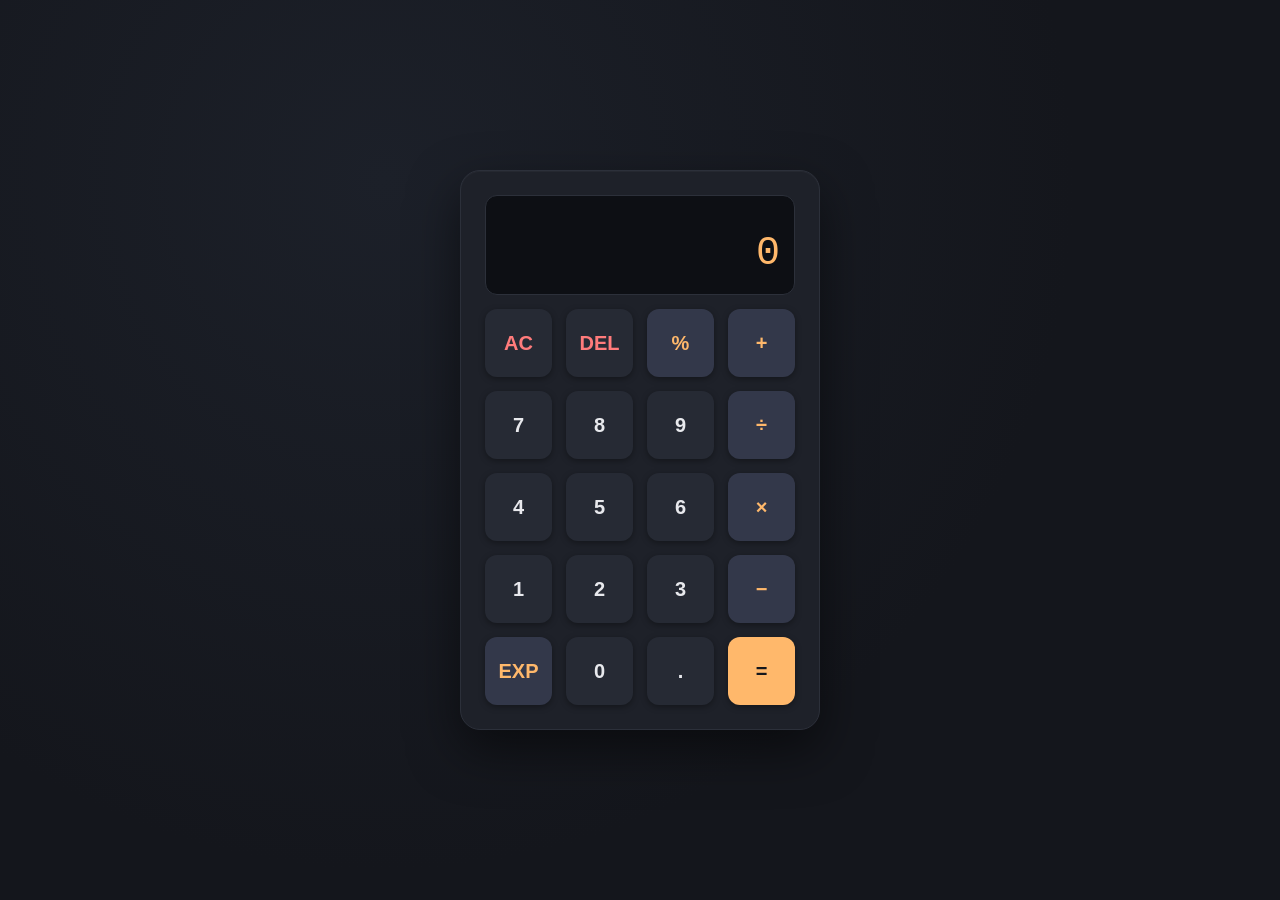
<file: index.html>
<!DOCTYPE html>
<html lang="en">

<head>
    <meta charset="UTF-8">
    <meta name="viewport" content="width=device-width, initial-scale=1.0">
    <title>Calculator</title>

    <!-- css link -->
     <link rel="stylesheet" href="style.css">
</head>

<body>

    <div class="calculator">
        <div class="display">
            <div class="expression" id="expression">&nbsp;</div>
            <div class="result" id="result">0</div>
        </div>

        <div class="keys" id="keys">
            <button class="btn danger" data-action="clear">AC</button>
            <button class="btn danger" data-action="delete">DEL</button>
            <button class="btn operator" data-action="percent">%</button>
            <button class="btn operator" data-value="+">+</button>

            <button class="btn" data-value="7">7</button>
            <button class="btn" data-value="8">8</button>
            <button class="btn" data-value="9">9</button>
            <button class="btn operator" data-value="/">÷</button>

            <button class="btn" data-value="4">4</button>
            <button class="btn" data-value="5">5</button>
            <button class="btn" data-value="6">6</button>
            <button class="btn operator" data-value="*">×</button>

            <button class="btn" data-value="1">1</button>
            <button class="btn" data-value="2">2</button>
            <button class="btn" data-value="3">3</button>
            <button class="btn operator" data-value="-">−</button>

            <button class="btn operator" data-value="^">EXP</button>
            <button class="btn zero" data-value="0">0</button>
            <button class="btn" data-value=".">.</button>
            <button class="btn equal" data-action="equals">=</button>
        </div>
    </div>


    <!-- script js -->
     <script src="script.js"></script>
</body>

</html>
</file>
<file: style.css>
:root {
    --bg: #14161c;
    --panel: #1e2129;
    --panel-border: #2c303a;
    --display-bg: #0d0f14;
    --display-text: #ffb86b;
    --display-ghost: #4a4032;
    --key-bg: #262a34;
    --key-text: #e8e9ed;
    --key-hover: #313543;
    --key-shadow: rgba(0, 0, 0, 0.35);
    --op-bg: #33384a;
    --op-text: #ffb86b;
    --op-hover: #3d4356;
    --equal-bg: #ffb86b;
    --equal-text: #14161c;
    --equal-hover: #ffc888;
    --danger-text: #ff7b7b;
    --radius-lg: 20px;
    --radius-sm: 12px;
    --gap: clamp(8px, 2vw, 14px);
    --key-size: clamp(52px, 15vw, 68px);
    --font-display: "Courier New", ui-monospace, monospace;
    --font-ui: -apple-system, BlinkMacSystemFont, "Segoe UI", sans-serif;
}

* {
    box-sizing: border-box;
    margin: 0;
    padding: 0;
    font-family: var(--font-ui);
}

body {
    min-height: 100vh;
    display: flex;
    align-items: center;
    justify-content: center;
    background: radial-gradient(circle at 30% 20%, #1c2029 0%, var(--bg) 60%);
    padding: 20px;
}

.calculator {
    width: 100%;
    max-width: 360px;
    background: var(--panel);
    border: 1px solid var(--panel-border);
    border-radius: var(--radius-lg);
    padding: clamp(16px, 4vw, 24px);
    box-shadow: 0 20px 50px rgba(0, 0, 0, 0.5), inset 0 1px 0 rgba(255, 255, 255, 0.03);
}

.display {
    background: var(--display-bg);
    border: 1px solid var(--panel-border);
    border-radius: var(--radius-sm);
    padding: 16px 14px;
    margin-bottom: var(--gap);
    text-align: right;
    overflow: hidden;
}

.display .expression {
    font-family: var(--font-display);
    font-size: clamp(12px, 3vw, 14px);
    color: var(--display-ghost);
    min-height: 18px;
    white-space: nowrap;
    overflow-x: auto;
}

.display .result {
    font-family: var(--font-display);
    font-size: clamp(28px, 8vw, 40px);
    color: var(--display-text);
    line-height: 1.2;
    white-space: nowrap;
    overflow-x: auto;
}

.keys {
    display: grid;
    grid-template-columns: repeat(4, 1fr);
    gap: var(--gap);
}

.btn {
    height: var(--key-size);
    border: none;
    border-radius: var(--radius-sm);
    background: var(--key-bg);
    color: var(--key-text);
    font-size: clamp(16px, 4.5vw, 20px);
    font-weight: 600;
    cursor: pointer;
    box-shadow: 0 2px 6px var(--key-shadow);
    transition: transform 0.12s ease, background 0.12s ease;
}

.btn:hover {
    background: var(--key-hover);
    transform: translateY(-2px);
}

.btn:active {
    transform: translateY(0);
}

.btn.operator {
    background: var(--op-bg);
    color: var(--op-text);
}

.btn.operator:hover {
    background: var(--op-hover);
}

.btn.danger {
    color: var(--danger-text);
}

.btn.equal {
    background: var(--equal-bg);
    color: var(--equal-text);
    grid-row: span 1;
}

.btn.equal:hover {
    background: var(--equal-hover);
}

.btn.zero {
    grid-column: span 1;
}

@media (max-width: 360px) {
    :root {
        --key-size: 50px;
    }
}
</file>
